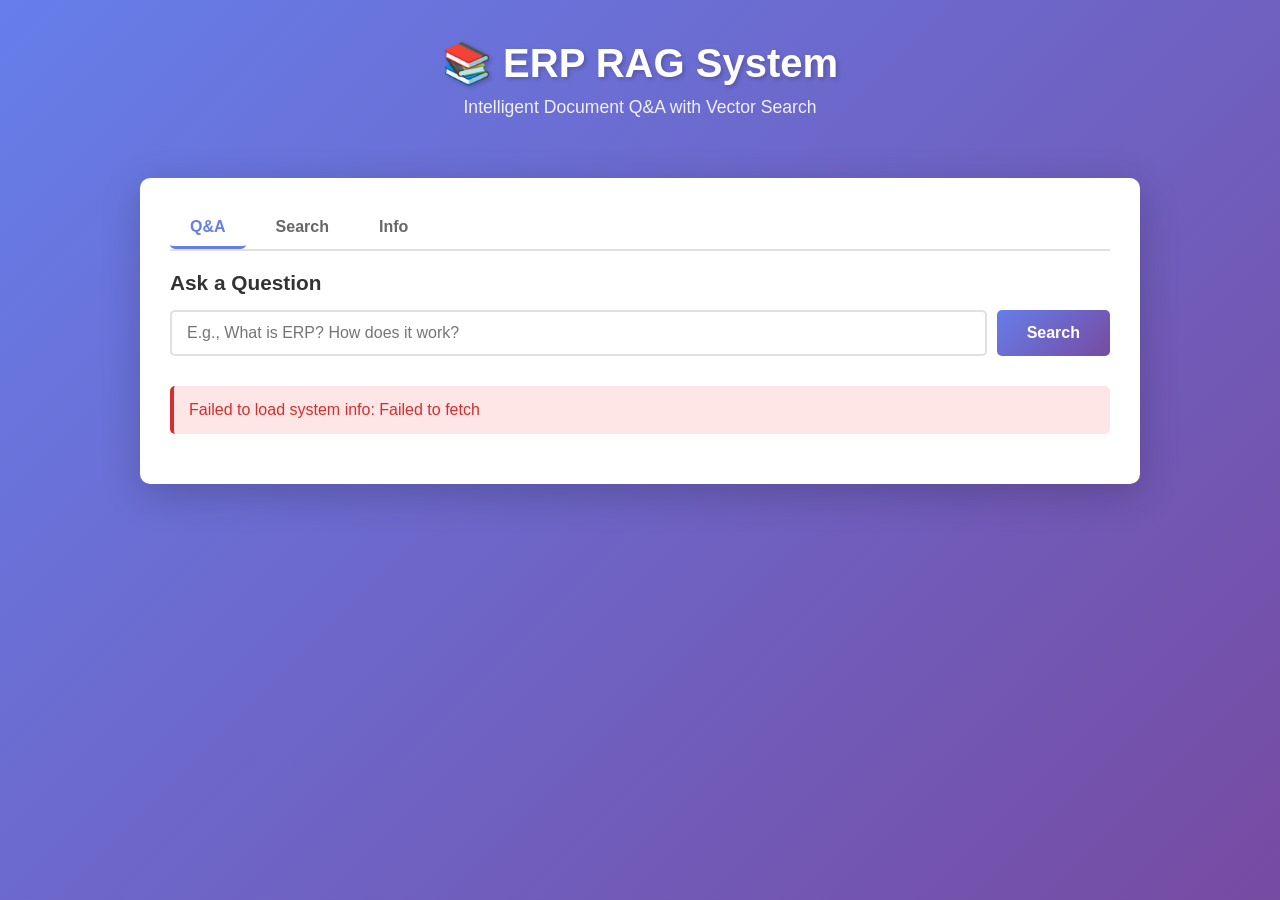
<file: ui/index.html>
<!DOCTYPE html>
<html lang="en">
<head>
    <meta charset="UTF-8">
    <meta name="viewport" content="width=device-width, initial-scale=1.0">
    <title>ERP RAG System - Document Q&A</title>
    <style>
        * {
            margin: 0;
            padding: 0;
            box-sizing: border-box;
        }

        body {
            font-family: -apple-system, BlinkMacSystemFont, 'Segoe UI', Roboto, 'Helvetica Neue', Arial, sans-serif;
            background: linear-gradient(135deg, #667eea 0%, #764ba2 100%);
            min-height: 100vh;
            padding: 20px;
            color: #333;
        }

        .container {
            max-width: 1000px;
            margin: 0 auto;
        }

        .header {
            text-align: center;
            color: white;
            margin-bottom: 40px;
            padding: 20px;
        }

        .header h1 {
            font-size: 2.5em;
            margin-bottom: 10px;
            text-shadow: 2px 2px 4px rgba(0, 0, 0, 0.2);
        }

        .header p {
            font-size: 1.1em;
            opacity: 0.9;
        }

        .main-content {
            background: white;
            border-radius: 10px;
            box-shadow: 0 10px 40px rgba(0, 0, 0, 0.2);
            padding: 30px;
            margin-bottom: 20px;
        }

        .search-section {
            margin-bottom: 30px;
        }

        .search-section h2 {
            font-size: 1.3em;
            margin-bottom: 15px;
            color: #333;
        }

        .input-group {
            display: flex;
            gap: 10px;
        }

        input[type="text"] {
            flex: 1;
            padding: 12px 15px;
            border: 2px solid #e0e0e0;
            border-radius: 5px;
            font-size: 1em;
            transition: border-color 0.3s;
        }

        input[type="text"]:focus {
            outline: none;
            border-color: #667eea;
        }

        button {
            padding: 12px 30px;
            background: linear-gradient(135deg, #667eea 0%, #764ba2 100%);
            color: white;
            border: none;
            border-radius: 5px;
            font-size: 1em;
            cursor: pointer;
            font-weight: 600;
            transition: transform 0.2s, box-shadow 0.2s;
        }

        button:hover {
            transform: translateY(-2px);
            box-shadow: 0 5px 15px rgba(102, 126, 234, 0.4);
        }

        button:active {
            transform: translateY(0);
        }

        button:disabled {
            opacity: 0.6;
            cursor: not-allowed;
        }

        .results {
            display: none;
        }

        .results.active {
            display: block;
        }

        .answer-section {
            background: #f5f5f5;
            padding: 20px;
            border-radius: 5px;
            margin-bottom: 20px;
            border-left: 4px solid #667eea;
        }

        .answer-section h3 {
            margin-bottom: 10px;
            color: #667eea;
        }

        .answer-text {
            line-height: 1.6;
            font-size: 1em;
            color: #333;
        }

        .sources-section h3 {
            margin-bottom: 15px;
            color: #333;
        }

        .sources-list {
            display: grid;
            gap: 10px;
        }

        .source-item {
            background: #f9f9f9;
            padding: 15px;
            border-radius: 5px;
            border: 1px solid #e0e0e0;
            transition: box-shadow 0.3s;
        }

        .source-item:hover {
            box-shadow: 0 3px 10px rgba(0, 0, 0, 0.1);
        }

        .source-header {
            display: flex;
            justify-content: space-between;
            align-items: center;
            margin-bottom: 8px;
        }

        .source-file {
            font-weight: 600;
            color: #667eea;
        }

        .source-score {
            background: #667eea;
            color: white;
            padding: 4px 12px;
            border-radius: 20px;
            font-size: 0.9em;
        }

        .source-text {
            color: #555;
            line-height: 1.5;
            font-size: 0.95em;
        }

        .loading {
            text-align: center;
            padding: 20px;
            color: #667eea;
        }

        .loading::after {
            content: '';
            animation: dots 1.5s infinite;
        }

        @keyframes dots {
            0%, 20% {
                content: '';
            }
            40% {
                content: '.';
            }
            60% {
                content: '..';
            }
            80%, 100% {
                content: '...';
            }
        }

        .error {
            background: #ffe6e6;
            color: #d32f2f;
            padding: 15px;
            border-radius: 5px;
            border-left: 4px solid #d32f2f;
            margin: 20px 0;
        }

        .tabs {
            display: flex;
            gap: 10px;
            margin-bottom: 20px;
            border-bottom: 2px solid #e0e0e0;
        }

        .tab-button {
            padding: 10px 20px;
            background: none;
            border: none;
            border-bottom: 3px solid transparent;
            color: #666;
            font-weight: 600;
            cursor: pointer;
            transition: all 0.3s;
        }

        .tab-button.active {
            color: #667eea;
            border-bottom-color: #667eea;
        }

        .tab-content {
            display: none;
        }

        .tab-content.active {
            display: block;
        }

        .status-badge {
            display: inline-block;
            padding: 8px 12px;
            background: #e8f5e9;
            color: #2e7d32;
            border-radius: 20px;
            font-size: 0.9em;
            margin-top: 10px;
        }

        .status-badge.offline {
            background: #ffebee;
            color: #c62828;
        }

        .search-results {
            display: grid;
            gap: 10px;
        }

        .search-result-item {
            background: #f9f9f9;
            padding: 15px;
            border-radius: 5px;
            border: 1px solid #e0e0e0;
        }
    </style>
</head>
<body>
    <div class="container">
        <div class="header">
            <h1>📚 ERP RAG System</h1>
            <p>Intelligent Document Q&A with Vector Search</p>
        </div>

        <div class="main-content">
            <div class="tabs">
                <button class="tab-button active" onclick="switchTab('qa')">Q&A</button>
                <button class="tab-button" onclick="switchTab('search')">Search</button>
                <button class="tab-button" onclick="switchTab('info')">Info</button>
            </div>

            <!-- Q&A Tab -->
            <div id="qa" class="tab-content active">
                <div class="search-section">
                    <h2>Ask a Question</h2>
                    <div class="input-group">
                        <input type="text" id="queryInput" placeholder="E.g., What is ERP? How does it work?" onkeypress="if(event.key==='Enter') search()">
                        <button onclick="search()">Search</button>
                    </div>
                </div>

                <div id="qaResults" class="results">
                    <div class="answer-section">
                        <h3>Answer</h3>
                        <div class="answer-text" id="answerText"></div>
                    </div>

                    <div class="sources-section">
                        <h3>📖 Sources (<span id="sourceCount">0</span>)</h3>
                        <div class="sources-list" id="sourcesList"></div>
                    </div>
                </div>
            </div>

            <!-- Search Tab -->
            <div id="search" class="tab-content">
                <div class="search-section">
                    <h2>Semantic Search</h2>
                    <div class="input-group">
                        <input type="text" id="searchInput" placeholder="Search for related documents..." onkeypress="if(event.key==='Enter') semanticSearch()">
                        <button onclick="semanticSearch()">Search</button>
                    </div>
                </div>

                <div id="searchResults" class="results">
                    <div class="search-results" id="searchResultsList"></div>
                </div>
            </div>

            <!-- Info Tab -->
            <div id="info" class="tab-content">
                <h2>System Information</h2>
                <div id="systemInfo" style="margin-top: 20px;"></div>
            </div>

            <div id="loading" class="loading" style="display: none;">Processing</div>
            <div id="errorMessage" class="error" style="display: none;"></div>
        </div>
    </div>

    <script>
        const API_BASE = 'http://localhost:8000';

        function switchTab(tabName) {
            document.querySelectorAll('.tab-content').forEach(el => el.classList.remove('active'));
            document.querySelectorAll('.tab-button').forEach(el => el.classList.remove('active'));
            
            document.getElementById(tabName).classList.add('active');
            event.target.classList.add('active');

            if (tabName === 'info') {
                loadSystemInfo();
            }
        }

        function showLoading(show = true) {
            document.getElementById('loading').style.display = show ? 'block' : 'none';
        }

        function showError(message) {
            const errorDiv = document.getElementById('errorMessage');
            errorDiv.textContent = message;
            errorDiv.style.display = 'block';
        }

        function hideError() {
            document.getElementById('errorMessage').style.display = 'none';
        }

        async function search() {
            const query = document.getElementById('queryInput').value.trim();
            if (!query) {
                showError('Please enter a question');
                return;
            }

            hideError();
            showLoading(true);
            document.getElementById('qaResults').classList.remove('active');

            try {
                const response = await fetch(`${API_BASE}/api/query`, {
                    method: 'POST',
                    headers: {
                        'Content-Type': 'application/json',
                    },
                    body: JSON.stringify({ query })
                });

                if (!response.ok) {
                    throw new Error(`HTTP ${response.status}`);
                }

                const data = await response.json();
                
                document.getElementById('answerText').textContent = data.answer;
                document.getElementById('sourceCount').textContent = data.sources.length;
                
                const sourcesList = document.getElementById('sourcesList');
                sourcesList.innerHTML = data.sources.map((source, idx) => `
                    <div class="source-item">
                        <div class="source-header">
                            <span class="source-file">📄 ${source.source_file}</span>
                            <span class="source-score">Score: ${(source.score * 100).toFixed(1)}%</span>
                        </div>
                        <div class="source-text">${escapeHtml(source.text.substring(0, 300))}...</div>
                    </div>
                `).join('');

                document.getElementById('qaResults').classList.add('active');
            } catch (error) {
                showError(`Error: ${error.message}`);
            } finally {
                showLoading(false);
            }
        }

        async function semanticSearch() {
            const query = document.getElementById('searchInput').value.trim();
            if (!query) {
                showError('Please enter a search term');
                return;
            }

            hideError();
            showLoading(true);
            document.getElementById('searchResults').classList.remove('active');

            try {
                const response = await fetch(`${API_BASE}/api/search`, {
                    method: 'POST',
                    headers: {
                        'Content-Type': 'application/json',
                    },
                    body: JSON.stringify({ query, top_k: 5 })
                });

                if (!response.ok) {
                    throw new Error(`HTTP ${response.status}`);
                }

                const results = await response.json();
                
                const resultsList = document.getElementById('searchResultsList');
                resultsList.innerHTML = results.map(result => `
                    <div class="search-result-item">
                        <div class="source-header">
                            <span class="source-file">📄 ${result.source_file}</span>
                            <span class="source-score">Relevance: ${(result.score * 100).toFixed(1)}%</span>
                        </div>
                        <div class="source-text">${escapeHtml(result.text.substring(0, 400))}...</div>
                    </div>
                `).join('');

                document.getElementById('searchResults').classList.add('active');
            } catch (error) {
                showError(`Error: ${error.message}`);
            } finally {
                showLoading(false);
            }
        }

        async function loadSystemInfo() {
            showLoading(true);
            try {
                const response = await fetch(`${API_BASE}/info`);
                if (!response.ok) throw new Error('Failed to load info');
                
                const info = await response.json();
                const infoDiv = document.getElementById('systemInfo');
                
                infoDiv.innerHTML = `
                    <div style="display: grid; gap: 15px;">
                        <div class="source-item">
                            <div><strong>📊 Total Chunks:</strong> ${info.total_chunks}</div>
                            <div><strong>🧠 Embedding Model:</strong> ${info.embedding_model}</div>
                            <div><strong>🤖 LLM Model:</strong> ${info.llm_model}</div>
                            <div style="margin-top: 10px;">
                                <span class="status-badge">✓ System Online</span>
                            </div>
                        </div>
                    </div>
                `;
            } catch (error) {
                showError(`Failed to load system info: ${error.message}`);
            } finally {
                showLoading(false);
            }
        }

        function escapeHtml(text) {
            const map = {
                '&': '&amp;',
                '<': '&lt;',
                '>': '&gt;',
                '"': '&quot;',
                "'": '&#039;'
            };
            return text.replace(/[&<>"']/g, m => map[m]);
        }

        // Load system info on page load
        window.addEventListener('load', () => {
            loadSystemInfo();
        });
    </script>
</body>
</html>
</file>
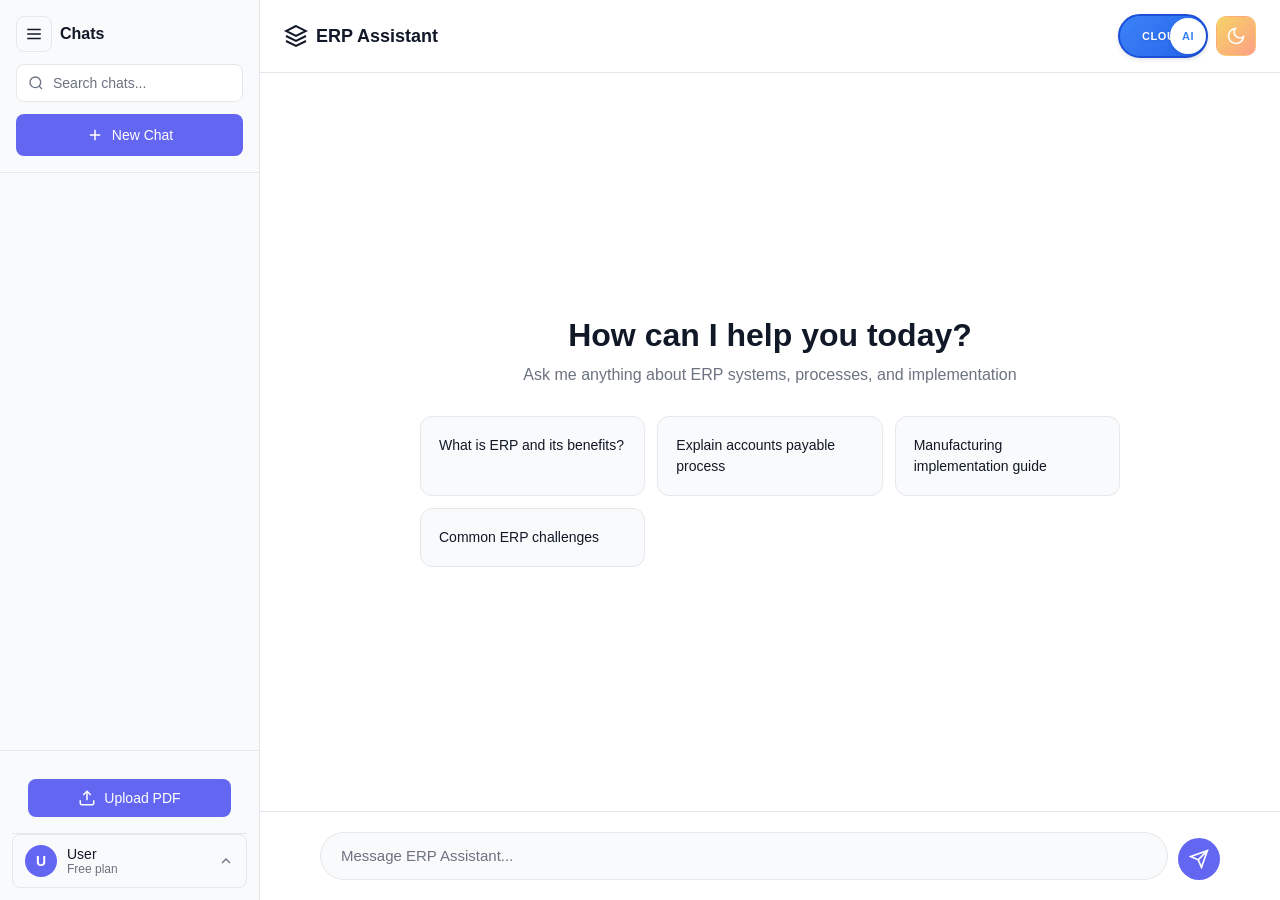
<file: ui/app.html>
﻿<!DOCTYPE html>
<html lang="en">
<head>
    <meta charset="UTF-8">
    <meta name="viewport" content="width=device-width, initial-scale=1.0">
    <title>ERP Assistant</title>
    <link rel="stylesheet" href="assets/styles.css">
</head>
<body>
    <!-- Sidebar Overlay (Mobile) -->
    <div class="sidebar-overlay" id="sidebarOverlay" onclick="toggleSidebar()"></div>

    <!-- Sidebar -->
    <div class="sidebar" id="sidebar">
        <div class="sidebar-header">
            <div class="sidebar-top">
                <button class="sidebar-hamburger" onclick="toggleSidebar()" title="Toggle sidebar">
                    <svg width="20" height="20" viewBox="0 0 24 24" fill="none" stroke="currentColor" stroke-width="2">
                        <line x1="3" y1="12" x2="21" y2="12"></line>
                        <line x1="3" y1="6" x2="21" y2="6"></line>
                        <line x1="3" y1="18" x2="21" y2="18"></line>
                    </svg>
                </button>
                <div class="sidebar-title">Chats</div>
            </div>
            <div class="search-box">
                <svg class="search-icon" width="16" height="16" viewBox="0 0 24 24" fill="none" stroke="currentColor" stroke-width="2">
                    <circle cx="11" cy="11" r="8"></circle>
                    <path d="m21 21-4.35-4.35"></path>
                </svg>
                <input 
                    type="text" 
                    class="search-input" 
                    id="searchInput" 
                    placeholder="Search chats..."
                    oninput="filterConversations(this.value)"
                />
            </div>
            <button class="new-chat-btn" onclick="startNewChat()">
                <svg width="18" height="18" viewBox="0 0 24 24" fill="none" stroke="currentColor" stroke-width="2">
                    <line x1="12" y1="5" x2="12" y2="19"></line>
                    <line x1="5" y1="12" x2="19" y2="12"></line>
                </svg>
                New Chat
            </button>
        </div>
        <div class="conversations-list" id="conversationsList">
            <!-- Conversations will be loaded here -->
        </div>
        <div class="sidebar-footer">
            <!-- Upload Section -->
            <div class="upload-section">
                <input type="file" id="fileInput" accept=".pdf" style="display: none;" onchange="handleFileSelect(event)">
                <button class="upload-button" onclick="document.getElementById('fileInput').click()">
                    <svg width="18" height="18" viewBox="0 0 24 24" fill="none" stroke="currentColor" stroke-width="2">
                        <path d="M21 15v4a2 2 0 0 1-2 2H5a2 2 0 0 1-2-2v-4"></path>
                        <polyline points="17 8 12 3 7 8"></polyline>
                        <line x1="12" y1="3" x2="12" y2="15"></line>
                    </svg>
                    <span>Upload PDF</span>
                </button>
                <div class="upload-progress" id="uploadProgress">
                    <div class="progress-bar">
                        <div class="progress-fill" id="progressFill"></div>
                    </div>
                    <div class="progress-text" id="progressText">Processing...</div>
                </div>
                <div class="upload-status" id="uploadStatus"></div>
            </div>
            <div class="profile-section">
                <button class="profile-button" onclick="toggleProfileMenu()">
                    <div class="profile-avatar">U</div>
                    <div class="profile-info">
                        <div class="profile-name">User</div>
                        <div class="profile-status">Free plan</div>
                    </div>
                    <svg class="profile-chevron" width="16" height="16" viewBox="0 0 24 24" fill="none" stroke="currentColor" stroke-width="2">
                        <polyline points="18 15 12 9 6 15"></polyline>
                    </svg>
                </button>
                <div class="profile-menu" id="profileMenu">
                    <button class="profile-menu-item" onclick="openSettings()">
                        <svg width="18" height="18" viewBox="0 0 24 24" fill="none" stroke="currentColor" stroke-width="2">
                            <circle cx="12" cy="12" r="3"></circle>
                            <path d="M12 1v6m0 6v6m5.2-14.2 4.3 4.3m-4.3 4.3 4.3 4.3M1 12h6m6 0h6m-14.2-5.2 4.3 4.3m-4.3 4.3 4.3 4.3"></path>
                        </svg>
                        Settings
                    </button>
                    <div class="profile-menu-divider"></div>
                    <button class="profile-menu-item" onclick="showSystemInfo()">
                        <svg width="18" height="18" viewBox="0 0 24 24" fill="none" stroke="currentColor" stroke-width="2">
                            <circle cx="12" cy="12" r="10"></circle>
                            <line x1="12" y1="16" x2="12" y2="12"></line>
                            <line x1="12" y1="8" x2="12.01" y2="8"></line>
                        </svg>
                        System Info
                    </button>
                    <button class="profile-menu-item" onclick="exportChat()">
                        <svg width="18" height="18" viewBox="0 0 24 24" fill="none" stroke="currentColor" stroke-width="2">
                            <path d="M21 15v4a2 2 0 0 1-2 2H5a2 2 0 0 1-2-2v-4"></path>
                            <polyline points="7 10 12 15 17 10"></polyline>
                            <line x1="12" y1="15" x2="12" y2="3"></line>
                        </svg>
                        Export Chat
                    </button>
                    <div class="profile-menu-divider"></div>
                    <button class="profile-menu-item" onclick="toggleTheme()">
                        <svg width="18" height="18" viewBox="0 0 24 24" fill="none" stroke="currentColor" stroke-width="2">
                            <path d="M21 12.79A9 9 0 1 1 11.21 3 7 7 0 0 0 21 12.79z"></path>
                        </svg>
                        Toggle Theme
                    </button>
                </div>
            </div>
        </div>
    </div>

    <!-- Main Content -->
    <div class="main-content">
    <!-- Header -->
    <div class="header">
        <div class="header-left">
            <div class="logo">
                <svg width="24" height="24" viewBox="0 0 24 24" fill="none" stroke="currentColor" stroke-width="2">
                    <path d="M12 2L2 7l10 5 10-5-10-5z"></path>
                    <path d="M2 17l10 5 10-5"></path>
                    <path d="M2 12l10 5 10-5"></path>
                </svg>
                ERP Assistant
            </div>
        </div>
        <div class="header-actions">
            <button class="llm-mode-toggle local" id="llmModeToggle" onclick="toggleLLMMode()" title="Switch LLM mode">
                <div class="llm-mode-toggle-circle">AI</div>
                <div class="llm-mode-toggle-label">
                    <span class="llm-mode-toggle-label-local">LOCAL</span>
                    <span class="llm-mode-toggle-label-cloud">CLOUD</span>
                </div>
            </button>
            <button class="theme-toggle" onclick="toggleTheme()" title="Toggle theme">
                <svg width="20" height="20" viewBox="0 0 24 24" fill="none" stroke="white" stroke-width="2">
                    <path d="M21 12.79A9 9 0 1 1 11.21 3 7 7 0 0 0 21 12.79z"></path>
                </svg>
            </button>
        </div>
    </div>

    <!-- Chat Container -->
    <div class="chat-container" id="chatContainer">
        <!-- Empty State -->
        <div class="empty-state" id="emptyState">
            <h1>How can I help you today?</h1>
            <p>Ask me anything about ERP systems, processes, and implementation</p>
            <div class="suggestions">
                <div class="suggestion-card" onclick="askSuggestion('What is ERP and what are its benefits?')">
                    <h3>What is ERP and its benefits?</h3>
                </div>
                <div class="suggestion-card" onclick="askSuggestion('Explain the accounts payable process')">
                    <h3>Explain accounts payable process</h3>
                </div>
                <div class="suggestion-card" onclick="askSuggestion('How do I implement manufacturing in ERP?')">
                    <h3>Manufacturing implementation guide</h3>
                </div>
                <div class="suggestion-card" onclick="askSuggestion('What are common ERP challenges?')">
                    <h3>Common ERP challenges</h3>
                </div>
            </div>
        </div>
    </div>

    <!-- Input Area -->
    <div class="input-container">
        <div class="input-wrapper">
            <div class="input-box">
                <textarea 
                    id="queryInput" 
                    placeholder="Message ERP Assistant..." 
                    rows="1"
                    onkeydown="handleKeyDown(event)"
                    oninput="autoResize(this)"
                ></textarea>
            </div>
            <button class="send-btn" id="sendBtn" onclick="submitQuery()">
                <svg width="20" height="20" viewBox="0 0 24 24" fill="none" stroke="currentColor" stroke-width="2">
                    <line x1="22" y1="2" x2="11" y2="13"></line>
                    <polygon points="22 2 15 22 11 13 2 9 22 2"></polygon>
                </svg>
            </button>
        </div>
    </div>

    <!-- System Info Modal -->
    <div class="modal" id="infoModal">
        <div class="modal-content">
            <div class="modal-header">
                <div class="modal-title">System Information</div>
                <button class="close-btn" onclick="closeModal('infoModal')">&times;</button>
            </div>
            <div id="systemInfoContent">
                <div class="info-panel">
                    <h3>Status</h3>
                    <div class="info-item">
                        <span>Documents Indexed</span>
                        <span class="info-value" id="docCount">Loading...</span>
                    </div>
                    <div class="info-item">
                        <span>Embedding Model</span>
                        <span class="info-value">all-MiniLM-L6-v2</span>
                    </div>
                    <div class="info-item">
                        <span>LLM Model</span>
                        <span class="info-value">Mistral 7B (Ollama)</span>
                    </div>
                    <div class="info-item">
                        <span>Vector Store</span>
                        <span class="info-value">FAISS</span>
                    </div>
                </div>
            </div>
        </div>
    </div>

    <!-- Delete Confirmation Modal -->
    <div class="delete-modal" id="deleteModal">
        <div class="delete-modal-content">
            <div class="delete-modal-header">
                <div class="delete-modal-icon">
                    <svg width="24" height="24" viewBox="0 0 24 24" fill="none" stroke="currentColor" stroke-width="2">
                        <path d="M3 6h18M19 6v14a2 2 0 0 1-2 2H7a2 2 0 0 1-2-2V6m3 0V4a2 2 0 0 1 2-2h4a2 2 0 0 1 2 2v2"></path>
                        <line x1="10" y1="11" x2="10" y2="17"></line>
                        <line x1="14" y1="11" x2="14" y2="17"></line>
                    </svg>
                </div>
                <div class="delete-modal-title">Delete Conversation?</div>
            </div>
            <div class="delete-modal-message">
                This conversation will be permanently deleted. This action cannot be undone.
            </div>
            <div class="delete-modal-actions">
                <button class="delete-modal-btn delete-modal-btn-cancel" onclick="closeDeleteModal()">Cancel</button>
                <button class="delete-modal-btn delete-modal-btn-delete" onclick="confirmDelete()">Delete</button>
            </div>
        </div>
    </div>
    </div>
    <script src="assets/app.js"></script>
</body>
</html>
</file>
<file: ui/assets/styles.css>
* {
    margin: 0;
    padding: 0;
    box-sizing: border-box;
}

:root {
    --bg-primary: #ffffff;
    --bg-secondary: #f9fafb;
    --bg-tertiary: #f3f4f6;
    --text-primary: #111827;
    --text-secondary: #6b7280;
    --border: #e5e7eb;
    --accent: #6366f1;
    --accent-hover: #4f46e5;
    --message-user-bg: #f3f4f6;
    --message-assistant-bg: #ffffff;
}

[data-theme="dark"] {
    --bg-primary: #1a1f2e;
    --bg-secondary: #252d3d;
    --bg-tertiary: #2f3b4f;
    --text-primary: #e4e6eb;
    --text-secondary: #9ca3af;
    --border: #2d3748;
    --message-user-bg: #252d3d;
    --message-assistant-bg: #1a1f2e;
}

body {
    font-family: -apple-system, BlinkMacSystemFont, "Segoe UI", Roboto, sans-serif;
    background: var(--bg-primary);
    color: var(--text-primary);
    height: 100vh;
    display: flex;
    flex-direction: row;
    overflow: hidden;
}

/* Sidebar */
.sidebar {
    width: 260px;
    background: var(--bg-secondary);
    border-right: 1px solid var(--border);
    display: flex;
    flex-direction: column;
    transition: width 0.3s ease;
    position: relative;
    z-index: 100;
    overflow: hidden;
}

.sidebar.collapsed {
    width: 56px;
}

.sidebar-header {
    padding: 16px;
    border-bottom: 1px solid var(--border);
    display: flex;
    flex-direction: column;
    gap: 12px;
}

.sidebar.collapsed .sidebar-header {
    padding: 10px;
    border-bottom: none;
}

.sidebar.collapsed .sidebar-title,
.sidebar.collapsed .search-box,
.sidebar.collapsed .new-chat-btn,
.sidebar.collapsed .conversations-list {
    display: none;
}

.sidebar.collapsed .sidebar-top {
    justify-content: center;
}

.sidebar-top {
    display: flex;
    align-items: center;
    gap: 8px;
}

.sidebar-hamburger {
    background: none;
    border: 1px solid var(--border);
    padding: 8px;
    border-radius: 8px;
    cursor: pointer;
    color: var(--text-primary);
    display: flex;
    align-items: center;
    justify-content: center;
    transition: all 0.2s;
    width: 36px;
    height: 36px;
    flex-shrink: 0;
}

.sidebar-hamburger:hover {
    background: var(--bg-tertiary);
}

.sidebar.collapsed .sidebar-hamburger {
    border-color: var(--accent);
}

.sidebar-title {
    font-size: 16px;
    font-weight: 600;
    color: var(--text-primary);
    flex: 1;
}

.search-box {
    position: relative;
    width: 100%;
}

.search-input {
    width: 100%;
    padding: 10px 12px 10px 36px;
    background: var(--bg-primary);
    border: 1px solid var(--border);
    border-radius: 8px;
    font-size: 14px;
    color: var(--text-primary);
    outline: none;
    transition: all 0.2s;
}

.search-input::placeholder {
    color: var(--text-secondary);
}

.search-input:focus {
    border-color: var(--accent);
    box-shadow: 0 0 0 3px rgba(99, 102, 241, 0.1);
}

.search-icon {
    position: absolute;
    left: 12px;
    top: 50%;
    transform: translateY(-50%);
    color: var(--text-secondary);
    pointer-events: none;
}

.new-chat-btn {
    width: 100%;
    padding: 12px;
    background: var(--accent);
    color: white;
    border: none;
    border-radius: 8px;
    cursor: pointer;
    font-size: 14px;
    font-weight: 500;
    display: flex;
    align-items: center;
    justify-content: center;
    gap: 8px;
    transition: background 0.2s;
}

.new-chat-btn:hover {
    background: var(--accent-hover);
}

.conversations-list {
    flex: 1;
    overflow-y: auto;
    padding: 8px;
}

.sidebar-footer {
    padding: 12px;
    border-top: 1px solid var(--border);
    background: var(--bg-secondary);
}

.sidebar.collapsed .sidebar-footer {
    padding: 10px;
}

/* Upload Section */
.upload-section {
    padding: 16px;
    border-bottom: 1px solid var(--border);
}

.sidebar.collapsed .upload-section {
    padding: 10px;
}

.upload-button {
    width: 100%;
    padding: 10px 12px;
    background: var(--accent);
    border: none;
    border-radius: 8px;
    cursor: pointer;
    display: flex;
    align-items: center;
    justify-content: center;
    gap: 8px;
    transition: all 0.2s;
    color: white;
    font-weight: 500;
    font-size: 14px;
}

.upload-button:hover {
    background: #5558dd;
    transform: translateY(-1px);
}

.sidebar.collapsed .upload-button {
    width: 36px;
    height: 36px;
    padding: 0;
}

.sidebar.collapsed .upload-button span {
    display: none;
}

.upload-progress {
    margin-top: 12px;
    display: none;
}

.upload-progress.active {
    display: block;
}

.progress-bar {
    height: 6px;
    background: var(--bg-tertiary);
    border-radius: 3px;
    overflow: hidden;
    margin-bottom: 6px;
}

.progress-fill {
    height: 100%;
    background: var(--accent);
    transition: width 0.3s;
    width: 0%;
}

.progress-text {
    font-size: 12px;
    color: var(--text-secondary);
    text-align: center;
}

.upload-status {
    margin-top: 8px;
    padding: 8px;
    border-radius: 6px;
    font-size: 12px;
    display: none;
}

.upload-status.active {
    display: block;
}

.upload-status.success {
    background: rgba(16, 185, 129, 0.1);
    color: #10b981;
    border: 1px solid rgba(16, 185, 129, 0.3);
}

.upload-status.error {
    background: rgba(239, 68, 68, 0.1);
    color: #ef4444;
    border: 1px solid rgba(239, 68, 68, 0.3);
}

.upload-status.processing {
    background: rgba(99, 102, 241, 0.1);
    color: var(--accent);
    border: 1px solid rgba(99, 102, 241, 0.3);
}

.profile-section {
    position: relative;
}

.profile-button {
    width: 100%;
    padding: 10px 12px;
    background: none;
    border: 1px solid var(--border);
    border-radius: 8px;
    cursor: pointer;
    display: flex;
    align-items: center;
    gap: 10px;
    transition: all 0.2s;
    color: var(--text-primary);
}

.profile-button:hover {
    background: var(--bg-tertiary);
}

.sidebar.collapsed .profile-button {
    width: 36px;
    height: 36px;
    padding: 0;
    justify-content: center;
}

.profile-avatar {
    width: 32px;
    height: 32px;
    border-radius: 50%;
    background: var(--accent);
    color: white;
    display: flex;
    align-items: center;
    justify-content: center;
    font-weight: 600;
    font-size: 14px;
    flex-shrink: 0;
}

.profile-info {
    flex: 1;
    text-align: left;
    overflow: hidden;
}

.profile-name {
    font-size: 14px;
    font-weight: 500;
    color: var(--text-primary);
    white-space: nowrap;
    overflow: hidden;
    text-overflow: ellipsis;
}

.profile-status {
    font-size: 12px;
    color: var(--text-secondary);
}

.sidebar.collapsed .profile-info,
.sidebar.collapsed .profile-chevron {
    display: none;
}

.profile-chevron {
    flex-shrink: 0;
    color: var(--text-secondary);
}

.profile-menu {
    position: absolute;
    bottom: 100%;
    left: 0;
    right: 0;
    margin-bottom: 8px;
    background: var(--bg-primary);
    border: 1px solid var(--border);
    border-radius: 8px;
    box-shadow: 0 4px 12px rgba(0, 0, 0, 0.15);
    display: none;
    overflow: hidden;
    z-index: 1000;
}

.profile-menu.active {
    display: block;
}

.profile-menu-item {
    padding: 12px 16px;
    display: flex;
    align-items: center;
    gap: 12px;
    cursor: pointer;
    transition: background 0.2s;
    color: var(--text-primary);
    font-size: 14px;
    border: none;
    background: none;
    width: 100%;
    text-align: left;
}

.profile-menu-item:hover {
    background: var(--bg-tertiary);
}

.profile-menu-item svg {
    color: var(--text-secondary);
    flex-shrink: 0;
}

.profile-menu-divider {
    height: 1px;
    background: var(--border);
    margin: 4px 0;
}

.conversation-item {
    padding: 12px;
    border-radius: 8px;
    cursor: pointer;
    margin-bottom: 4px;
    transition: background 0.2s;
    display: flex;
    align-items: center;
    justify-content: space-between;
    gap: 8px;
}

.conversation-item:hover {
    background: var(--bg-tertiary);
}

.conversation-item.active {
    background: var(--accent);
    color: white;
}

.conversation-title {
    flex: 1;
    font-size: 14px;
    overflow: hidden;
    text-overflow: ellipsis;
    white-space: nowrap;
}

.conversation-delete {
    opacity: 0;
    background: none;
    border: none;
    color: var(--text-secondary);
    cursor: pointer;
    padding: 4px;
    border-radius: 4px;
    transition: all 0.2s;
}

.conversation-item:hover .conversation-delete {
    opacity: 1;
}

.conversation-delete:hover {
    background: rgba(0, 0, 0, 0.1);
    color: var(--text-primary);
}

.conversation-item.active .conversation-delete {
    color: white;
}

.conversation-item.active .conversation-delete:hover {
    background: rgba(255, 255, 255, 0.2);
}

/* Main Content */
.main-content {
    flex: 1;
    display: flex;
    flex-direction: column;
    overflow: hidden;
}

/* Header */
.header {
    display: flex;
    justify-content: space-between;
    align-items: center;
    padding: 14px 24px;
    border-bottom: 1px solid var(--border);
    background: var(--bg-primary);
}

.logo {
    font-size: 18px;
    font-weight: 600;
    color: var(--text-primary);
    display: flex;
    align-items: center;
    gap: 8px;
}

.header-left {
    display: flex;
    align-items: center;
    gap: 12px;
}

.header-actions {
    display: flex;
    gap: 8px;
    align-items: center;
}

/* Theme Toggle Button */
.theme-toggle {
    position: relative;
    width: 40px;
    height: 40px;
    border: 1px solid var(--border);
    border-radius: 10px;
    background: var(--bg-secondary);
    cursor: pointer;
    display: flex;
    align-items: center;
    justify-content: center;
    transition: all 0.3s ease;
    overflow: hidden;
}

.theme-toggle:hover {
    background: var(--bg-tertiary);
    border-color: var(--accent);
    transform: scale(1.05);
}

.theme-toggle svg {
    transition: all 0.3s ease;
}

.theme-toggle:hover svg {
    color: var(--accent);
}

[data-theme="dark"] .theme-toggle {
    background: linear-gradient(135deg, #667eea 0%, #764ba2 100%);
    border-color: transparent;
}

[data-theme="light"] .theme-toggle {
    background: linear-gradient(135deg, #f6d365 0%, #fda085 100%);
    border-color: transparent;
}

/* LLM Mode Toggle Switch */
.llm-mode-toggle {
    position: relative;
    width: 90px;
    height: 44px;
    background: #e5e7eb;
    border: 2px solid transparent;
    border-radius: 22px;
    cursor: pointer;
    display: flex;
    align-items: center;
    padding: 0;
    transition: all 0.4s cubic-bezier(0.4, 0, 0.2, 1);
    overflow: visible;
    box-shadow: 0 2px 4px rgba(0, 0, 0, 0.1);
    font-weight: 600;
    font-size: 12px;
    letter-spacing: 0.5px;
}

.llm-mode-toggle.local {
    background: linear-gradient(135deg, #10b981 0%, #059669 100%);
    border-color: #047857;
}

.llm-mode-toggle.cloud {
    background: linear-gradient(135deg, #3b82f6 0%, #2563eb 100%);
    border-color: #1d4ed8;
}

.llm-mode-toggle:hover {
    transform: translateY(-2px);
    box-shadow: 0 4px 12px rgba(0, 0, 0, 0.15);
}

.llm-mode-toggle:focus-visible {
    outline: none;
    box-shadow: 0 0 0 3px rgba(59, 130, 246, 0.35), 0 4px 12px rgba(0, 0, 0, 0.15);
}

.llm-mode-toggle:active {
    transform: translateY(0);
    box-shadow: 0 2px 6px rgba(0, 0, 0, 0.1);
}

.llm-mode-toggle-circle {
    position: absolute;
    width: 36px;
    height: 36px;
    background: white;
    border-radius: 50%;
    transition: all 0.4s cubic-bezier(0.4, 0, 0.2, 1);
    left: 4px;
    display: flex;
    align-items: center;
    justify-content: center;
    font-size: 11px;
    font-weight: 700;
    color: #10b981;
    box-shadow: 0 2px 4px rgba(0, 0, 0, 0.1);
    z-index: 10;
}

.llm-mode-toggle.cloud .llm-mode-toggle-circle {
    left: 50px;
    color: #3b82f6;
}

.llm-mode-toggle-label {
    position: absolute;
    width: 100%;
    height: 100%;
    display: flex;
    align-items: center;
    justify-content: center;
    padding: 0;
    pointer-events: none;
    font-size: 12px;
    font-weight: 700;
    color: white;
    text-shadow: 0 1px 2px rgba(0, 0, 0, 0.1);
}

.llm-mode-toggle-label-local {
    position: absolute;
    left: 50%;
    transform: translateX(-50%);
    opacity: 1;
    transition: opacity 0.2s ease;
    font-size: 11px;
    letter-spacing: 0.6px;
}

.llm-mode-toggle-label-cloud {
    position: absolute;
    left: 50%;
    transform: translateX(-50%);
    opacity: 0;
    transition: opacity 0.2s ease;
    font-size: 11px;
    letter-spacing: 0.6px;
}

.llm-mode-toggle.cloud .llm-mode-toggle-label-local {
    opacity: 0;
}

.llm-mode-toggle.cloud .llm-mode-toggle-label-cloud {
    opacity: 1;
}

/* Chat Container */
.chat-container {
    flex: 1;
    overflow-y: auto;
    overflow-x: hidden;
    padding: 24px;
    display: flex;
    flex-direction: column;
    width: 100%;
    align-items: center;
}

/* Force scrollbar to rightmost edge */
.main-content {
    flex: 1;
    display: flex;
    flex-direction: column;
    overflow: hidden;
    position: relative;
}

/* Empty State */
.empty-state {
    display: flex;
    flex-direction: column;
    align-items: center;
    justify-content: center;
    height: 100%;
    text-align: center;
    padding: 40px 20px;
    max-width: 900px;
    width: 100%;
}

.empty-state h1 {
    font-size: 32px;
    font-weight: 600;
    margin-bottom: 12px;
    color: var(--text-primary);
}

.empty-state p {
    font-size: 16px;
    color: var(--text-secondary);
    margin-bottom: 32px;
}

.suggestions {
    display: grid;
    grid-template-columns: repeat(auto-fit, minmax(220px, 1fr));
    gap: 12px;
    width: 100%;
    max-width: 700px;
}

.suggestion-card {
    background: var(--bg-secondary);
    border: 1px solid var(--border);
    border-radius: 12px;
    padding: 18px;
    cursor: pointer;
    transition: all 0.2s;
    text-align: left;
}

.suggestion-card:hover {
    background: var(--bg-tertiary);
    border-color: var(--accent);
    transform: translateY(-2px);
    box-shadow: 0 4px 12px rgba(99, 102, 241, 0.15);
}

.suggestion-card h3 {
    font-size: 14px;
    font-weight: 500;
    color: var(--text-primary);
    line-height: 1.5;
}

/* Messages */
.message {
    display: flex;
    gap: 16px;
    margin-bottom: 28px;
    animation: fadeIn 0.3s;
    max-width: 900px;
    width: 100%;
}

@keyframes fadeIn {
    from { opacity: 0; transform: translateY(10px); }
    to { opacity: 1; transform: translateY(0); }
}

.message-avatar {
    width: 36px;
    height: 36px;
    border-radius: 50%;
    display: flex;
    align-items: center;
    justify-content: center;
    flex-shrink: 0;
    font-size: 15px;
    font-weight: 600;
}

.message.user .message-avatar {
    background: #111827;
    color: #ffffff;
}

[data-theme="dark"] .message.user .message-avatar {
    background: #e5e7eb;
    color: #111827;
}

.message.assistant .message-avatar {
    background: var(--accent);
    color: #ffffff;
}

.message-content {
    flex: 1;
    padding-top: 6px;
}

.message-text {
    font-size: 15px;
    line-height: 1.7;
    color: var(--text-primary);
    overflow-wrap: anywhere;
    word-break: break-word;
}

.message-text h2, .message-text h3, .message-text h4 {
    margin: 20px 0 12px 0;
    font-weight: 600;
    color: var(--text-primary);
}

.message-text h2 { font-size: 22px; }
.message-text h3 { font-size: 19px; }
.message-text h4 { font-size: 17px; }

.message-text p {
    margin: 10px 0;
    color: var(--text-primary);
}

.message-text li {
    margin: 8px 0 8px 24px;
    color: var(--text-primary);
}

.message-text code {
    background: var(--bg-tertiary);
    padding: 3px 7px;
    border-radius: 5px;
    font-family: 'SF Mono', 'Monaco', 'Courier New', monospace;
    font-size: 14px;
    color: var(--text-primary);
}

.message-text strong {
    font-weight: 600;
    color: var(--text-primary);
}

.sources {
    margin-top: 20px;
    padding: 16px;
    background: var(--bg-secondary);
    border: 1px solid var(--border);
    border-radius: 10px;
}

.sources-title {
    font-size: 13px;
    font-weight: 600;
    color: var(--text-secondary);
    margin-bottom: 12px;
    text-transform: uppercase;
    letter-spacing: 0.5px;
}

.source-item {
    font-size: 14px;
    color: var(--text-primary);
    padding: 12px 0;
    border-bottom: 1px solid var(--border);
}

.source-item:last-child {
    border-bottom: none;
}

.source-name {
    font-weight: 500;
    color: var(--accent);
    margin-bottom: 6px;
}

.source-excerpt {
    color: var(--text-secondary);
    font-size: 13px;
    line-height: 1.5;
}

.source-chunks {
    color: var(--text-secondary);
    font-size: 12px;
    margin-top: 6px;
}

/* Feedback Buttons */
.feedback-buttons {
    display: flex;
    gap: 8px;
    margin-top: 12px;
    padding-top: 12px;
    border-top: 1px solid var(--border);
}

.feedback-btn {
    display: flex;
    align-items: center;
    gap: 6px;
    padding: 6px 12px;
    border: 1px solid var(--border);
    border-radius: 6px;
    background: var(--bg-secondary);
    color: var(--text-secondary);
    font-size: 13px;
    cursor: pointer;
    transition: all 0.2s;
}

.feedback-btn:hover {
    background: var(--bg-tertiary);
    border-color: var(--accent);
    color: var(--text-primary);
}

.feedback-btn.active {
    border-color: var(--accent);
    background: rgba(99, 102, 241, 0.1);
    color: var(--accent);
}

.feedback-btn.positive.active {
    border-color: #10b981;
    background: rgba(16, 185, 129, 0.1);
    color: #10b981;
}

.feedback-btn.negative.active {
    border-color: #ef4444;
    background: rgba(239, 68, 68, 0.1);
    color: #ef4444;
}

.feedback-btn:disabled {
    opacity: 0.5;
    cursor: not-allowed;
}

/* Input Area */
.input-container {
    border-top: 1px solid var(--border);
    background: var(--bg-primary);
    padding: 20px 24px;
}

.input-wrapper {
    max-width: 900px;
    margin: 0 auto;
    display: flex;
    gap: 10px;
    align-items: flex-end;
}

.input-box {
    flex: 1;
    display: flex;
    align-items: center;
    background: var(--bg-secondary);
    border: 1px solid var(--border);
    border-radius: 24px;
    padding: 12px 20px;
    transition: all 0.2s;
}

.input-box:focus-within {
    background: var(--bg-primary);
    border-color: var(--accent);
    box-shadow: 0 0 0 3px rgba(99, 102, 241, 0.1);
}

#queryInput {
    flex: 1;
    border: none;
    background: none;
    outline: none;
    font-size: 15px;
    color: var(--text-primary);
    resize: none;
    max-height: 200px;
    font-family: inherit;
    line-height: 1.5;
}

#queryInput::placeholder {
    color: var(--text-secondary);
}

.send-btn {
    width: 42px;
    height: 42px;
    background: var(--accent);
    color: white;
    border: none;
    border-radius: 50%;
    cursor: pointer;
    display: flex;
    align-items: center;
    justify-content: center;
    transition: all 0.2s;
    flex-shrink: 0;
}

.send-btn:hover:not(:disabled) {
    background: var(--accent-hover);
    transform: scale(1.05);
}

.send-btn:disabled {
    background: var(--border);
    cursor: not-allowed;
    opacity: 0.5;
}

/* Loading */
.loading {
    display: flex;
    gap: 6px;
    padding: 16px 0;
}

.loading-dot {
    width: 8px;
    height: 8px;
    background: var(--text-secondary);
    border-radius: 50%;
    animation: bounce 1.4s infinite ease-in-out both;
}

.loading-dot:nth-child(1) { animation-delay: -0.32s; }
.loading-dot:nth-child(2) { animation-delay: -0.16s; }

@keyframes bounce {
    0%, 80%, 100% { transform: scale(0); }
    40% { transform: scale(1); }
}

/* System Info Panel */
.info-panel {
    background: var(--bg-secondary);
    border: 1px solid var(--border);
    border-radius: 10px;
    padding: 16px;
    margin: 20px auto;
    max-width: 700px;
}

.info-panel h3 {
    font-size: 15px;
    font-weight: 600;
    color: var(--text-primary);
    margin-bottom: 12px;
}

.info-item {
    display: flex;
    justify-content: space-between;
    padding: 8px 0;
    font-size: 14px;
    color: var(--text-secondary);
    border-bottom: 1px solid var(--border);
}

.info-item:last-child {
    border-bottom: none;
}

.info-value {
    color: var(--text-primary);
    font-weight: 500;
}

/* Modal */
.modal {
    display: none;
    position: fixed;
    top: 0;
    left: 0;
    width: 100%;
    height: 100%;
    background: rgba(0, 0, 0, 0.6);
    z-index: 1000;
    align-items: center;
    justify-content: center;
}

.modal.active {
    display: flex;
}

.modal-content {
    background: var(--bg-primary);
    border-radius: 16px;
    padding: 28px;
    max-width: 500px;
    width: 90%;
    max-height: 80vh;
    overflow-y: auto;
}

/* Custom Scrollbar */
.chat-container {
    scrollbar-width: thin;
    scrollbar-color: rgba(0, 0, 0, 0.2) transparent;
}

[data-theme="dark"] .chat-container {
    scrollbar-color: rgba(255, 255, 255, 0.2) transparent;
}

.chat-container::-webkit-scrollbar {
    width: 12px;
}

.chat-container::-webkit-scrollbar-track {
    background: transparent;
}

.chat-container::-webkit-scrollbar-thumb {
    background: rgba(0, 0, 0, 0.2);
    border-radius: 6px;
    border: 3px solid transparent;
    background-clip: padding-box;
}

.chat-container::-webkit-scrollbar-thumb:hover {
    background: rgba(0, 0, 0, 0.3);
    background-clip: padding-box;
}

[data-theme="dark"] .chat-container::-webkit-scrollbar-thumb {
    background: rgba(255, 255, 255, 0.2);
    background-clip: padding-box;
}

[data-theme="dark"] .chat-container::-webkit-scrollbar-thumb:hover {
    background: rgba(255, 255, 255, 0.3);
    background-clip: padding-box;
}

.conversations-list::-webkit-scrollbar {
    width: 6px;
}

.conversations-list::-webkit-scrollbar-track {
    background: transparent;
}

.conversations-list::-webkit-scrollbar-thumb {
    background: rgba(0, 0, 0, 0.15);
    border-radius: 3px;
}

[data-theme="dark"] .conversations-list::-webkit-scrollbar-thumb {
    background: rgba(255, 255, 255, 0.15);
}

.modal-content::-webkit-scrollbar {
    width: 6px;
}

.modal-content::-webkit-scrollbar-track {
    background: transparent;
}

.modal-content::-webkit-scrollbar-thumb {
    background: #d1d5db;
    border-radius: 3px;
}

[data-theme="dark"] .modal-content::-webkit-scrollbar-thumb {
    background: #4a5568;
}

/* Delete Confirmation Modal */
.delete-modal {
    display: none;
    position: fixed;
    top: 0;
    left: 0;
    right: 0;
    bottom: 0;
    background: rgba(0, 0, 0, 0.6);
    z-index: 2000;
    align-items: center;
    justify-content: center;
    animation: fadeIn 0.2s;
}

.delete-modal.active {
    display: flex;
}

.delete-modal-content {
    background: var(--bg-primary);
    border-radius: 16px;
    padding: 24px;
    max-width: 400px;
    width: 90%;
    box-shadow: 0 20px 60px rgba(0, 0, 0, 0.3);
    animation: slideUp 0.3s ease;
}

@keyframes slideUp {
    from {
        opacity: 0;
        transform: translateY(20px);
    }
    to {
        opacity: 1;
        transform: translateY(0);
    }
}

@keyframes fadeIn {
    from {
        opacity: 0;
    }
    to {
        opacity: 1;
    }
}

.delete-modal-header {
    display: flex;
    align-items: center;
    gap: 12px;
    margin-bottom: 16px;
}

.delete-modal-icon {
    width: 48px;
    height: 48px;
    border-radius: 50%;
    background: rgba(239, 68, 68, 0.1);
    display: flex;
    align-items: center;
    justify-content: center;
    color: #ef4444;
}

.delete-modal-title {
    font-size: 20px;
    font-weight: 600;
    color: var(--text-primary);
}

.delete-modal-message {
    font-size: 14px;
    color: var(--text-secondary);
    margin-bottom: 24px;
    line-height: 1.6;
}

.delete-modal-actions {
    display: flex;
    gap: 12px;
    justify-content: flex-end;
}

.delete-modal-btn {
    padding: 10px 20px;
    border-radius: 8px;
    border: none;
    font-size: 14px;
    font-weight: 500;
    cursor: pointer;
    transition: all 0.2s;
}

.delete-modal-btn-cancel {
    background: var(--bg-secondary);
    color: var(--text-primary);
    border: 1px solid var(--border);
}

.delete-modal-btn-cancel:hover {
    background: var(--bg-tertiary);
}

.delete-modal-btn-delete {
    background: #ef4444;
    color: white;
}

.delete-modal-btn-delete:hover {
    background: #dc2626;
}

.modal-header {
    display: flex;
    justify-content: space-between;
    align-items: center;
    margin-bottom: 20px;
}

.modal-title {
    font-size: 20px;
    font-weight: 600;
    color: var(--text-primary);
}

.close-btn {
    background: none;
    border: none;
    font-size: 24px;
    color: var(--text-secondary);
    cursor: pointer;
    padding: 0;
    width: 32px;
    height: 32px;
    display: flex;
    align-items: center;
    justify-content: center;
    border-radius: 6px;
}

.close-btn:hover {
    background: var(--bg-tertiary);
}

/* Overlay for mobile */
.sidebar-overlay {
    display: none;
    position: fixed;
    top: 0;
    left: 0;
    right: 0;
    bottom: 0;
    background: rgba(0, 0, 0, 0.5);
    z-index: 99;
    opacity: 0;
    transition: opacity 0.3s ease;
}

.sidebar-overlay.active {
    display: block;
    opacity: 1;
}

/* Responsive */
@media (max-width: 768px) {
    .sidebar {
        position: fixed;
        left: 0;
        top: 0;
        height: 100vh;
        z-index: 100;
        transform: translateX(-100%);
        transition: transform 0.3s ease;
        width: 260px;
    }

    .sidebar.mobile-open {
        transform: translateX(0);
    }

    .sidebar.collapsed {
        width: 260px;
        transform: translateX(-100%);
    }

    .header {
        padding: 12px 16px;
    }

    .chat-container {
        padding: 16px;
    }

    .suggestions {
        grid-template-columns: 1fr;
    }

    .message {
        gap: 12px;
    }

    .message-avatar {
        width: 32px;
        height: 32px;
        font-size: 14px;
    }

    .input-container {
        padding: 16px;
    }
}
</file>
